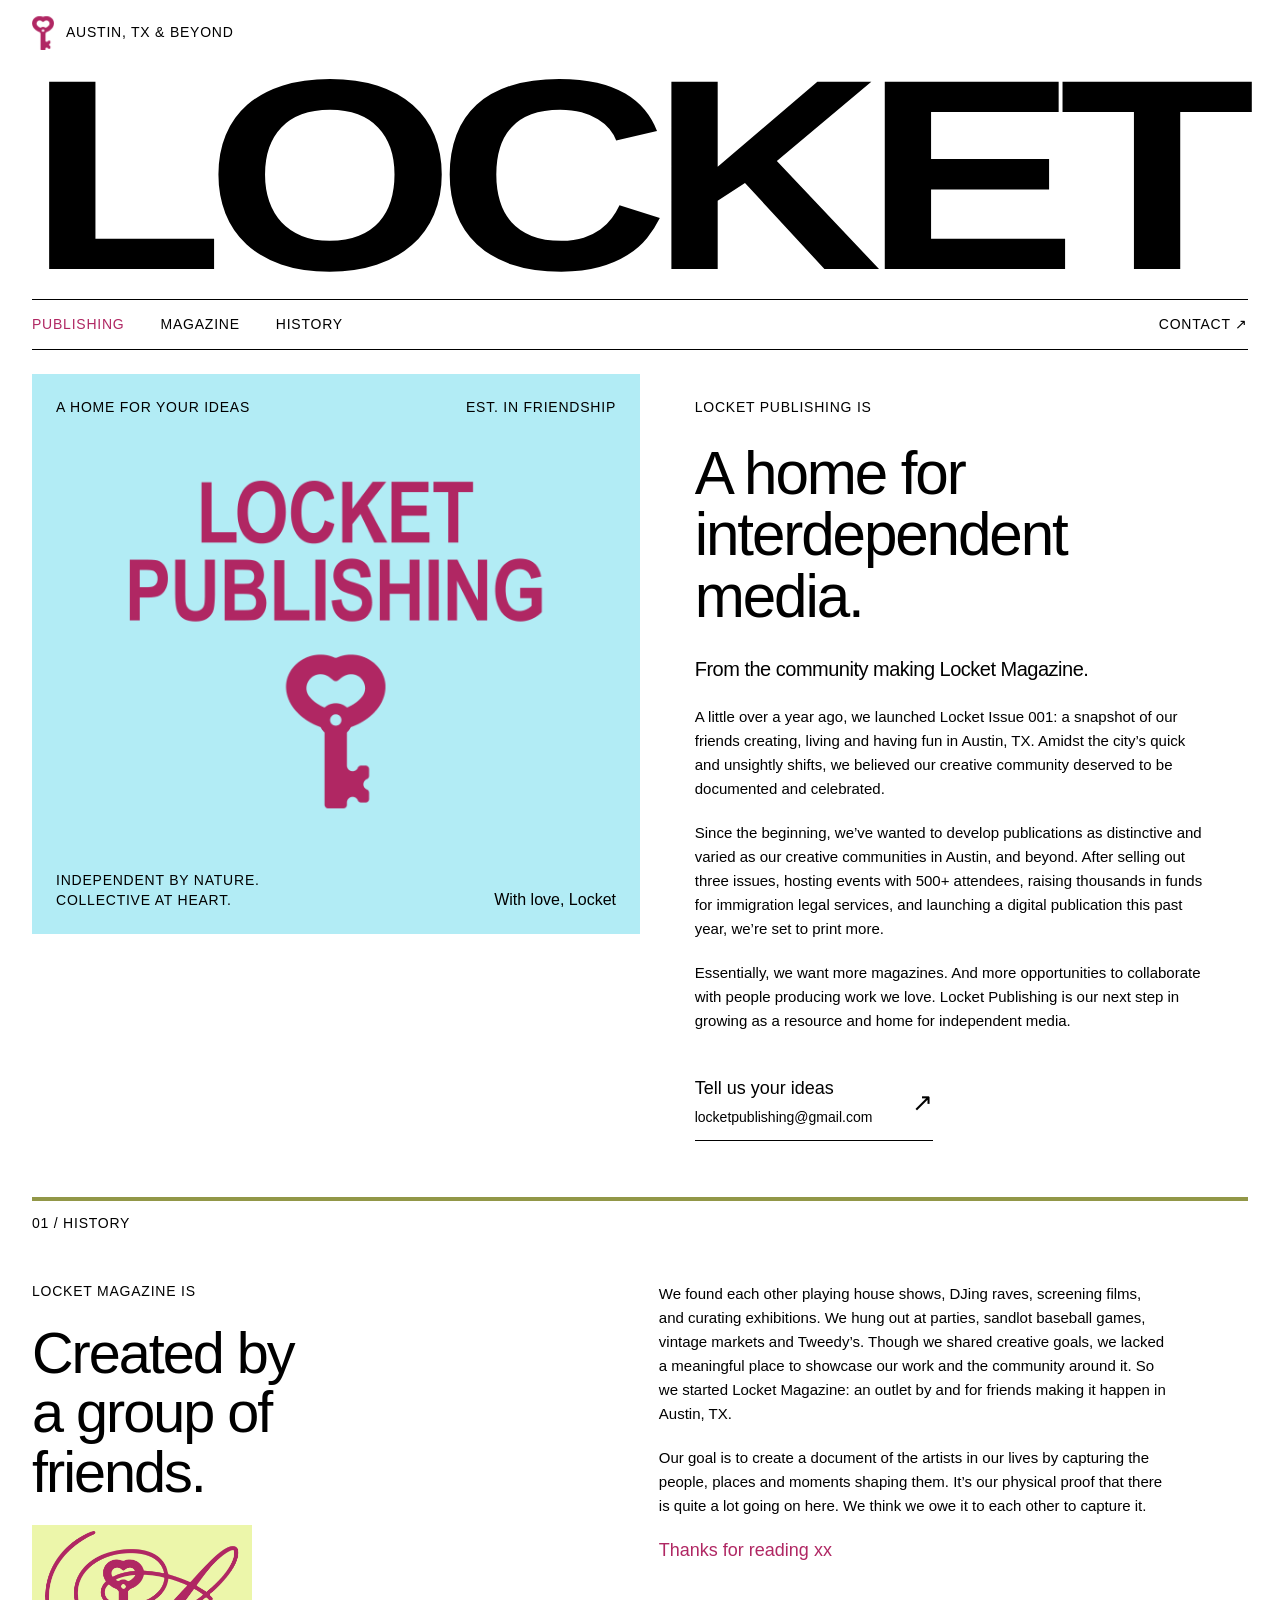
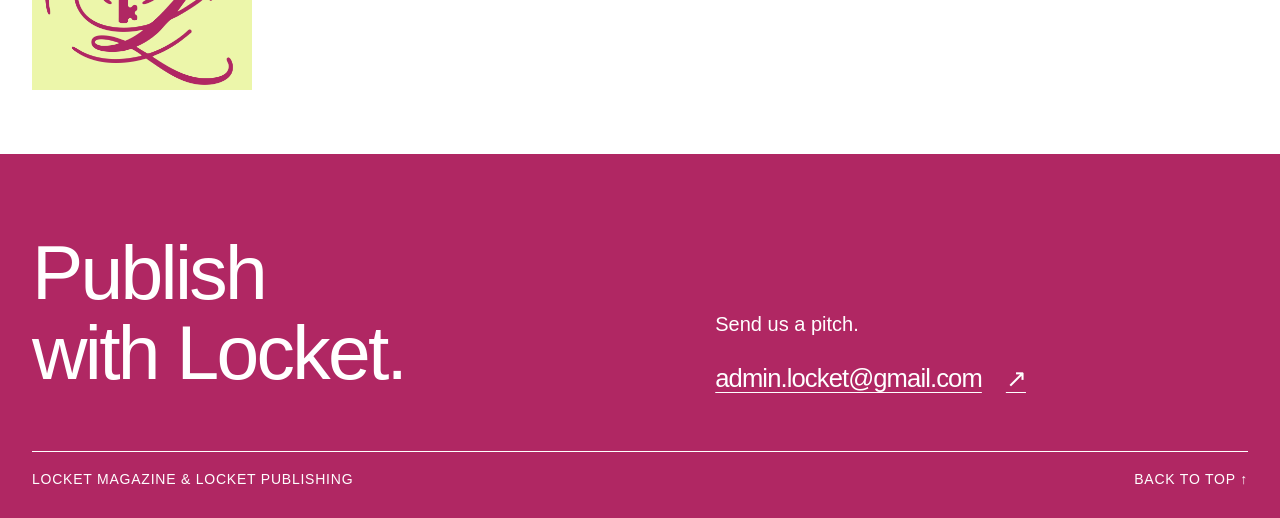
<file: index.html>
<!doctype html>
<html lang="en">
<head>
  <meta charset="utf-8">
  <meta name="viewport" content="width=device-width, initial-scale=1">
  <meta name="theme-color" content="#ffffff">
  <meta name="description" content="Locket Publishing is a home for interdependent media. From the community making Locket Magazine, in Austin and beyond.">
  <meta name="robots" content="noindex, nofollow">
  <title>Locket Publishing — A home for interdependent media</title>
  <link rel="stylesheet" href="styles.css">
</head>
<body id="top">
  <a class="skip-link" href="#main">Skip to content</a>
  <header class="frame">
    <div class="topline eyebrow">
      <span class="location"><span class="key-emblem" aria-hidden="true"><img src="imgs/Locket_1.png" alt="" width="2160" height="2160"></span>Austin, TX &amp; beyond</span>
    </div>
    <svg class="masthead" viewBox="0 0 1380 238" role="img" aria-labelledby="wordmark-title">
      <title id="wordmark-title">Locket</title>
      <text x="-5" y="227" fill="currentColor" font-family="Arial Narrow, Arial, Helvetica, sans-serif" font-weight="700" font-size="309" letter-spacing="-18" textLength="1372" lengthAdjust="spacingAndGlyphs">LOCKET</text>
    </svg>
    <nav class="page-nav eyebrow" aria-label="Main navigation">
      <a href="#publishing" aria-current="page">Publishing</a>
      <a href="magazine.html">Magazine</a>
      <a href="#history">History</a>
      <a href="#contact">Contact <span aria-hidden="true">↗</span></a>
    </nav>
  </header>

  <main id="main" class="frame">
    <section class="hero" id="publishing" aria-labelledby="publishing-title">
      <div class="art publishing-art">
        <div class="art-top eyebrow" aria-hidden="true"><span>A home for your ideas</span><span>Est. in friendship</span></div>
        <div class="brand-window publishing-logo"><img src="imgs/Locket_6.png" alt="Locket Publishing — heart-shaped key logo" width="2160" height="2160" fetchpriority="high"></div>
        <div class="art-bottom"><span class="eyebrow">Independent by nature.<br>Collective at heart.</span><span class="love">With love, Locket</span></div>
      </div>
      <div class="hero-copy">
        <p class="eyebrow">Locket Publishing is</p>
        <h1 id="publishing-title">A home for<br>interdependent<br>media.</h1>
        <p class="intro">From the community making Locket Magazine.</p>
        <div class="body-copy publishing-text">
          <p>A little over a year ago, we launched Locket Issue 001: a snapshot of our friends creating, living and having fun in Austin, TX. Amidst the city’s quick and unsightly shifts, we believed our creative community deserved to be documented and celebrated.</p>
          <p>Since the beginning, we’ve wanted to develop publications as distinctive and varied as our creative communities in Austin, and beyond. After selling out three issues, hosting events with 500+ attendees, raising thousands in funds for immigration legal services, and launching a digital publication this past year, we’re set to print more.</p>
          <p>Essentially, we want more magazines. And more opportunities to collaborate with people producing work we love. Locket Publishing is our next step in growing as a resource and home for independent media.</p>
        </div>
        <a class="text-link publishing-contact" href="mailto:locketpublishing@gmail.com"><span>Tell us your ideas<span class="contact-address">locketpublishing@gmail.com</span></span><span class="arrow" aria-hidden="true">↗</span></a>
      </div>
    </section>

    <section id="history" aria-labelledby="story-title">
      <span id="our-story" class="legacy-anchor" aria-hidden="true"></span>
      <div class="section-bar eyebrow"><span>01 / History</span></div>
      <div class="story">
        <div class="story-heading">
          <p class="eyebrow">Locket Magazine is</p>
          <h2 id="story-title">Created by<br>a group of<br>friends.</h2>
          <div class="brand-window signature-logo"><img src="imgs/Locket_7.png" alt="Locket scripted L and key emblem" width="2160" height="2160" loading="lazy"></div>
        </div>
        <div class="story-text body-copy">
          <p>We found each other playing house shows, DJing raves, screening films, and curating exhibitions. We hung out at parties, sandlot baseball games, vintage markets and Tweedy’s. Though we shared creative goals, we lacked a meaningful place to showcase our work and the community around it. So we started Locket Magazine: an outlet by and for friends making it happen in Austin, TX.</p>
          <p>Our goal is to create a document of the artists in our lives by capturing the people, places and moments shaping them. It’s our physical proof that there is quite a lot going on here. We think we owe it to each other to capture it.</p>
          <p class="small-note">Thanks for reading xx</p>
        </div>
      </div>
    </section>
  </main>

  <footer class="contact" id="contact" aria-labelledby="contact-title">
    <div class="contact-inner">
      <div class="contact-main">
        <h2 id="contact-title">Publish<br>with Locket.</h2>
        <div class="contact-copy">
          <p>Send us a pitch.</p>
          <a class="email" href="mailto:admin.locket@gmail.com">admin.locket@gmail.com <span class="arrow" aria-hidden="true">↗</span></a>
        </div>
      </div>
      <div class="signoff eyebrow"><span>Locket Magazine &amp; Locket Publishing</span><a href="#top">Back to top ↑</a></div>
    </div>
  </footer>
</body>
</html>
</file>
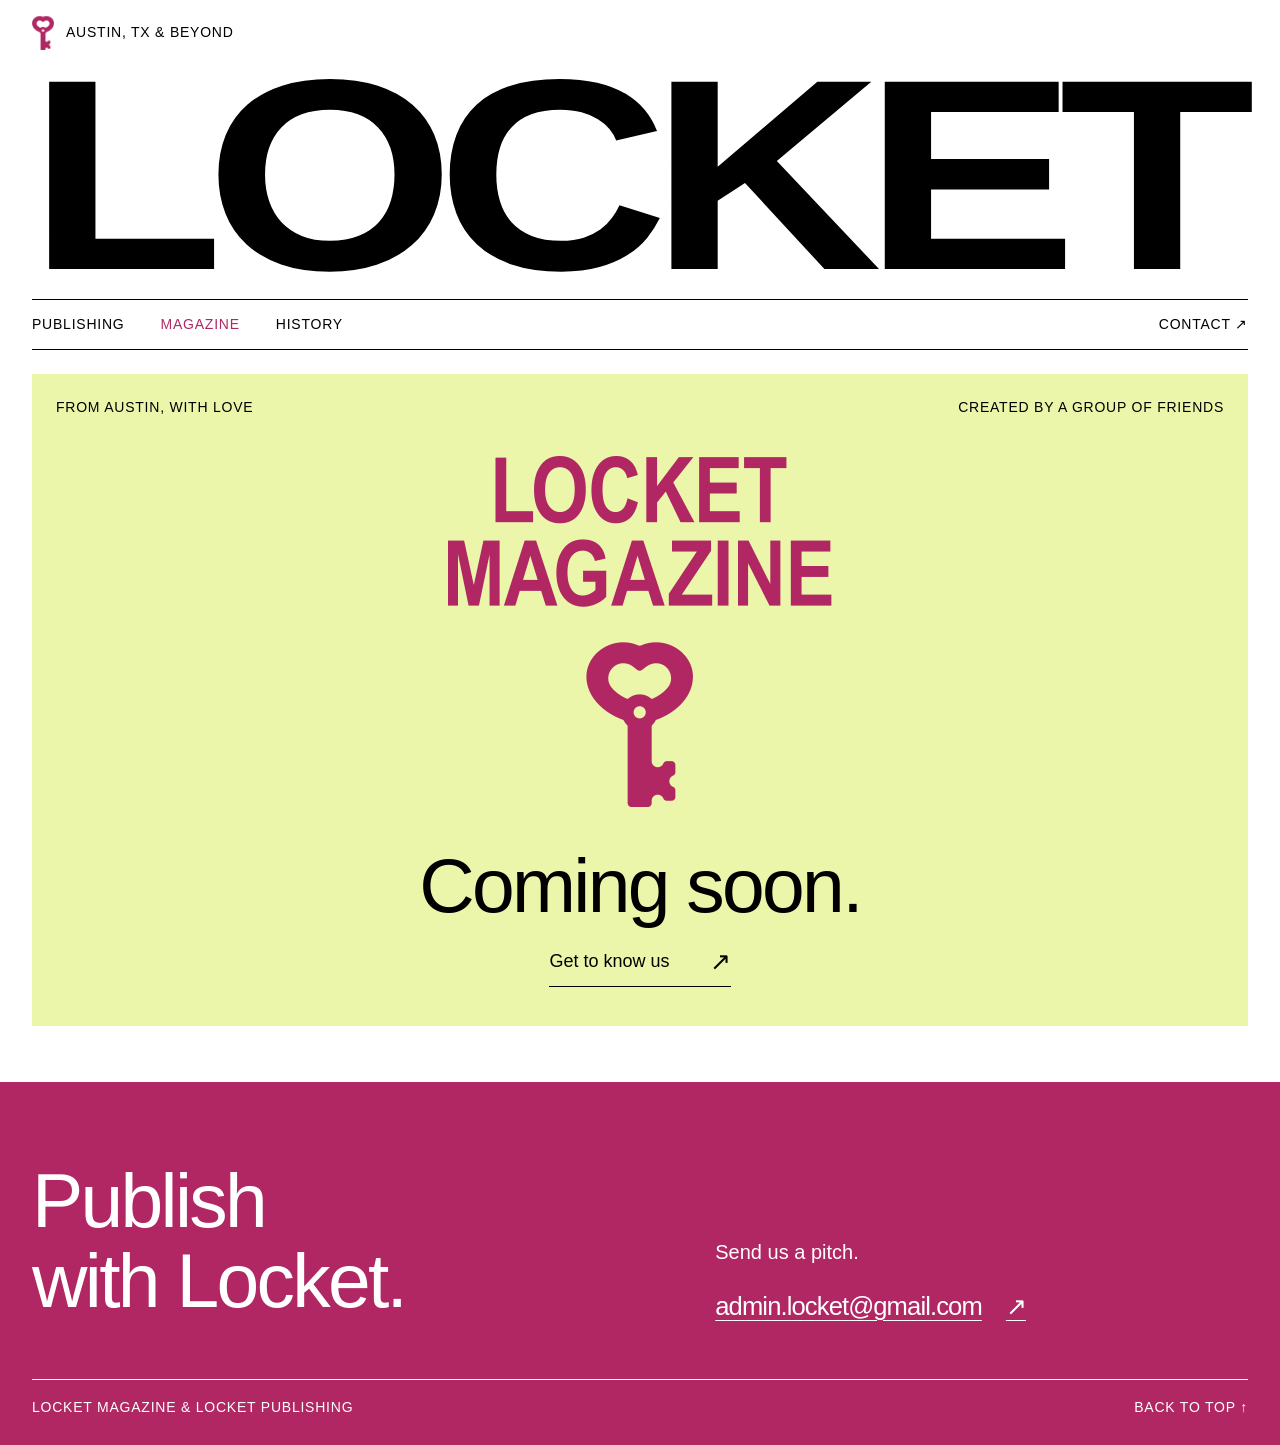
<file: magazine.html>
<!doctype html>
<html lang="en">
<head>
  <meta charset="utf-8">
  <meta name="viewport" content="width=device-width, initial-scale=1">
  <meta name="theme-color" content="#ffffff">
  <meta name="description" content="Locket Magazine. An outlet by and for friends making it happen in Austin, TX. Coming soon.">
  <meta name="robots" content="noindex, nofollow">
  <title>Locket Magazine — Coming soon</title>
  <link rel="stylesheet" href="styles.css">
</head>
<body id="top">
  <a class="skip-link" href="#main">Skip to content</a>
  <header class="frame">
    <div class="topline eyebrow">
      <span class="location"><span class="key-emblem" aria-hidden="true"><img src="imgs/Locket_1.png" alt="" width="2160" height="2160"></span>Austin, TX &amp; beyond</span>
    </div>
    <svg class="masthead" viewBox="0 0 1380 238" role="img" aria-labelledby="wordmark-title">
      <title id="wordmark-title">Locket</title>
      <text x="-5" y="227" fill="currentColor" font-family="Arial Narrow, Arial, Helvetica, sans-serif" font-weight="700" font-size="309" letter-spacing="-18" textLength="1372" lengthAdjust="spacingAndGlyphs">LOCKET</text>
    </svg>
    <nav class="page-nav eyebrow" aria-label="Main navigation">
      <a href="index.html#publishing">Publishing</a>
      <a href="magazine.html" aria-current="page">Magazine</a>
      <a href="index.html#history">History</a>
      <a href="#contact">Contact <span aria-hidden="true">↗</span></a>
    </nav>
  </header>

  <main id="main" class="frame magazine-main">
    <section class="art magazine-art" aria-labelledby="magazine-title">
      <div class="art-top eyebrow" aria-hidden="true"><span>From Austin, with love</span><span>Created by a group of friends</span></div>
      <div class="brand-window magazine-logo"><img src="imgs/Locket_5.png" alt="Locket Magazine — heart-shaped key logo" width="2160" height="2160" fetchpriority="high"></div>
      <div class="magazine-announcement">
        <h1 id="magazine-title">Coming soon.</h1>
        <a class="text-link" href="index.html#history">Get to know us <span class="arrow" aria-hidden="true">↗</span></a>
      </div>
    </section>
  </main>

  <footer class="contact" id="contact" aria-labelledby="contact-title">
    <div class="contact-inner">
      <div class="contact-main">
        <h2 id="contact-title">Publish<br>with Locket.</h2>
        <div class="contact-copy">
          <p>Send us a pitch.</p>
          <a class="email" href="mailto:admin.locket@gmail.com">admin.locket@gmail.com <span class="arrow" aria-hidden="true">↗</span></a>
        </div>
      </div>
      <div class="signoff eyebrow"><span>Locket Magazine &amp; Locket Publishing</span><a href="#top">Back to top ↑</a></div>
    </div>
  </footer>
</body>
</html>
</file>
<file: styles.css>
:root {
  --paper: #ffffff;
  --ink: #000000;
  --magenta: #b02763;
  --cyan: #b2ecf5;
  --olive: #929747;
  --yellow: #ecf6aa;
  --headline: 'Arial Narrow', 'Helvetica Neue', Arial, sans-serif;
  --rounded: 'Arial Rounded MT Bold', 'Arial Rounded MT', Arial, sans-serif;
}
* { box-sizing: border-box; }
html { scroll-behavior: smooth; scroll-padding-top: 24px; }
body { margin: 0; background: var(--paper); color: var(--ink); font-family: Arial, Helvetica, sans-serif; -webkit-font-smoothing: antialiased; }
a { color: inherit; text-underline-offset: 5px; }
a:focus-visible { outline: 2px solid currentColor; outline-offset: 6px; }
a:hover { text-decoration-thickness: 2px; }
::selection { background: var(--magenta); color: var(--paper); }
.skip-link { position: absolute; left: 24px; top: -70px; z-index: 5; background: var(--ink); color: var(--paper); padding: 14px; }
.skip-link:focus { top: 12px; }
.frame { padding-inline: 32px; max-width: 1920px; margin-inline: auto; }
.eyebrow { font: 14px/1.4 var(--headline); letter-spacing: .055em; text-transform: uppercase; }
.topline { display: flex; align-items: center; min-height: 66px; }
.location { display: flex; gap: 12px; align-items: center; }
.key-emblem { display: block; position: relative; width: 22px; height: 34px; overflow: hidden; flex: 0 0 22px; }
.key-emblem img { position: absolute; width: 590%; height: auto; max-width: none; left: -245%; top: 50%; transform: translateY(-50%); }
.page-nav { display: flex; gap: 36px; border-block: 1px solid var(--ink); }
nav a { white-space: nowrap; text-decoration: none; padding-block: 15px; }
nav a[aria-current='page'] { color: var(--magenta); }
nav a:last-child { margin-left: auto; }
nav a:hover { text-decoration: underline; }
.masthead { display: block; width: 100%; height: auto; padding: 3px 0 20px; overflow: visible; color: var(--ink); }
.hero { display: grid; grid-template-columns: 1fr 1fr; align-items: start; padding-block: 24px 56px; }
.art { position: sticky; top: 24px; display: flex; min-height: 560px; flex-direction: column; align-items: center; justify-content: space-between; overflow: hidden; padding: 24px; background: var(--cyan); color: var(--ink); }
.art-top, .art-bottom { display: flex; width: 100%; justify-content: space-between; gap: 16px; }
.art-top span:last-child { text-align: right; }
.art-bottom { align-items: end; }
.love { font: 16px/1.3 var(--rounded); }
.brand-window { position: relative; width: 100%; overflow: hidden; flex-shrink: 0; }
.brand-window img { position: absolute; width: 180%; max-width: none; height: auto; left: -40%; top: 50%; transform: translateY(-50%); }
.publishing-logo { aspect-ratio: 1.35; }
.publishing-logo img { transition: transform .6s ease; }
.publishing-art:hover .publishing-logo img { transform: translateY(-50%) rotate(-3deg); }
.hero-copy { padding: 24px 0 0 9%; display: flex; flex-direction: column; align-items: flex-start; min-width: 0; }
.hero-copy .eyebrow { margin: 0 0 25px; }
h1, h2 { font-family: var(--headline); font-weight: 400; font-stretch: condensed; letter-spacing: -.035em; margin: 0; }
h1 { font-size: clamp(40px, 4.7vw, 80px); line-height: 1.02; }
.intro { margin: 29px 0 22px; font: 20px/1.35 var(--rounded); letter-spacing: -.025em; max-width: 28em; }
.body-copy { font-size: 15px; line-height: 1.6; max-width: 34em; }
.hero-copy .body-copy { margin: 0 0 12px; }
.publishing-text p { margin: 0 0 20px; }
.contact-address { display: block; margin-top: 7px; font: 14px/1.5 Arial, sans-serif; }
.text-link { display: inline-flex; justify-content: space-between; align-items: center; gap: 40px; text-decoration: none; border-bottom: 1px solid; padding-block: 12px; font: 18px/1.3 var(--headline); }
.text-link:hover { color: var(--magenta); }
.hero-copy .text-link { margin-top: auto; }
.arrow { font: normal 25px/1 Arial, sans-serif; }
.section-bar { border-top: 4px solid var(--olive); padding-top: 13px; }
.story { display: grid; grid-template-columns: .94fr 1fr; padding-block: 48px 64px; gap: 6%; }
h2 { font-size: clamp(40px, 4.5vw, 72px); line-height: 1.04; }
.story-heading { display: flex; flex-direction: column; align-items: flex-start; gap: 22px; }
.story-heading .eyebrow { margin: 0; }
.signature-logo { width: 220px; height: 165px; background: var(--yellow); }
.signature-logo img { width: 250%; left: -75%; }
.legacy-anchor { display: block; }
.small-note { font: 18px/1.4 var(--rounded); color: var(--magenta); }
.story-text p { margin: 0 0 20px; }
.story-text p:last-child { margin-bottom: 0; }
.contact { background: var(--magenta); color: var(--paper); padding: 26px 32px 28px; }
.contact-inner { max-width: 1856px; margin-inline: auto; }
.contact-main { display: grid; grid-template-columns: 1.1fr 1fr; gap: 8%; align-items: end; padding: 53px 0 58px; }
.contact h2 { font-size: clamp(46px, 6vw, 90px); }
.contact-copy p { font: 20px/1.5 var(--rounded); max-width: 26em; margin: 0 0 25px; }
.email { display: inline-flex; gap: 24px; align-items: center; font-size: clamp(18px, 2vw, 30px); letter-spacing: -.035em; text-decoration-thickness: 1px; }
.signoff { display: flex; justify-content: space-between; gap: 24px; padding-top: 18px; border-top: 1px solid var(--paper); }
.signoff a { text-decoration: none; white-space: nowrap; }
.signoff a:hover { text-decoration: underline; }
.magazine-main { padding-block: 24px 56px; }
.magazine-art { position: relative; top: auto; min-height: 620px; background: var(--yellow); }
.magazine-logo { width: min(100%, 600px); aspect-ratio: 1.4; }
.magazine-logo img { width: 180%; left: -40%; }
.magazine-announcement { display: flex; flex-direction: column; align-items: center; gap: 12px; text-align: center; padding-bottom: 15px; }
.magazine-announcement h1 { font-size: clamp(52px, 6vw, 84px); }
@media (min-width: 1600px) {
  .art { min-height: 660px; }
  .hero-copy { padding-top: 40px; }
}
@media (max-width: 900px) {
  .frame { padding-inline: 22px; }
  .page-nav { gap: 28px; }
  .art { min-height: 510px; padding: 18px; }
  .art .eyebrow { font-size: 12px; }
  .hero-copy { padding-left: 8%; }
  h1 { font-size: clamp(34px, 4.7vw, 46px); }
  .intro { font-size: 18px; margin-top: 22px; }
  .hero-copy .eyebrow { margin-bottom: 20px; }
  .contact { padding-inline: 22px; }
  .contact-main { gap: 5%; }
  .magazine-art { min-height: 580px; }
}
@media (max-width: 640px) {
  .frame { padding-inline: 16px; }
  .topline { min-height: 54px; }
  .eyebrow { font-size: 12px; }
  .location { gap: 9px; }
  .page-nav { gap: 14px; font-size: 11px; letter-spacing: .025em; }
  .masthead { padding-block: 3px 18px; }
  .hero { grid-template-columns: 1fr; padding-top: 16px; padding-bottom: 37px; }
  .art { position: relative; top: auto; min-height: 370px; padding: 19px; }
  .love { font-size: 13px; max-width: 110px; }
  .hero-copy { padding: 32px 0 0; }
  .hero-copy .eyebrow { margin-bottom: 19px; }
  h1 { font-size: clamp(36px, 8.8vw, 56px); }
  .intro { font-size: 20px; margin-top: 25px; }
  .hero-copy .body-copy { margin-bottom: 18px; }
  .hero-copy .text-link { min-width: 210px; }
  .story { grid-template-columns: 1fr; gap: 30px; padding-block: 31px 35px; }
  h2 { font-size: 46px; }
  .story-heading { gap: 20px; }
  .signature-logo { width: 180px; height: 135px; }
  .contact { padding: 21px 16px; }
  .contact-main { grid-template-columns: 1fr; gap: 31px; padding-block: 36px 40px; }
  .contact h2 { font-size: clamp(48px, 12vw, 72px); }
  .email { font-size: clamp(18px, 5.6vw, 26px); gap: 14px; }
  .contact-copy p { margin-bottom: 20px; }
  .signoff { gap: 15px; align-items: end; }
  .signoff span { max-width: 180px; }
  .magazine-main { padding-block: 16px 36px; }
  .magazine-art { min-height: 480px; }
  .magazine-logo { aspect-ratio: 1; }
  .magazine-logo img { width: 230%; left: -65%; }
}
@media (prefers-reduced-motion: reduce) {
  html { scroll-behavior: auto; }
  .publishing-logo img { transition: none; }
  .publishing-art:hover .publishing-logo img { transform: translateY(-50%); }
}
@media print {
  .frame { padding-inline: 0; }
  nav, .skip-link { display: none; }
  .art { position: relative; top: auto; }
  .hero, .story, .contact-main { break-inside: avoid; }
  .art, .contact { print-color-adjust: exact; -webkit-print-color-adjust: exact; }
}
</file>
